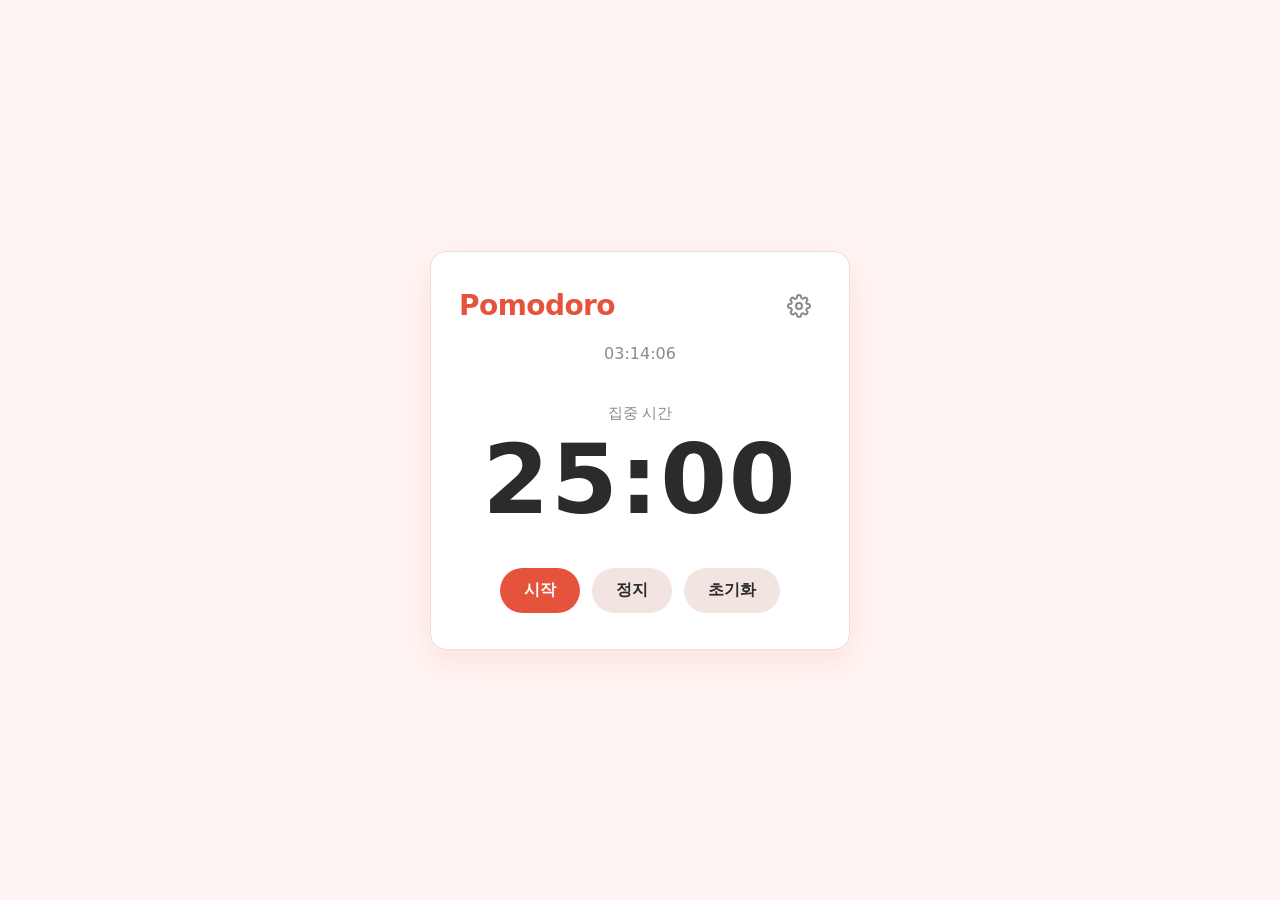
<file: index.html>
<!DOCTYPE html>
<html lang="ko">
<head>
  <meta charset="UTF-8">
  <meta name="viewport" content="width=device-width, initial-scale=1.0">
  <title>Pomodoro</title>
  <link rel="stylesheet" href="index.css">
</head>
<body>
  <main class="app">
    <header class="app__header">
      <h1 class="app__title">Pomodoro</h1>
      <a href="settings.html" class="btn btn--icon" id="settings-btn" aria-label="설정">
        <svg xmlns="http://www.w3.org/2000/svg" viewBox="0 0 24 24" width="24" height="24" fill="none" stroke="currentColor" stroke-width="2" stroke-linecap="round" stroke-linejoin="round" aria-hidden="true">
          <circle cx="12" cy="12" r="3"></circle>
          <path d="M19.4 15a1.65 1.65 0 0 0 .33 1.82l.06.06a2 2 0 0 1-2.83 2.83l-.06-.06a1.65 1.65 0 0 0-1.82-.33 1.65 1.65 0 0 0-1 1.51V21a2 2 0 0 1-4 0v-.09a1.65 1.65 0 0 0-1-1.51 1.65 1.65 0 0 0-1.82.33l-.06.06a2 2 0 0 1-2.83-2.83l.06-.06a1.65 1.65 0 0 0 .33-1.82 1.65 1.65 0 0 0-1.51-1H3a2 2 0 0 1 0-4h.09a1.65 1.65 0 0 0 1.51-1 1.65 1.65 0 0 0-.33-1.82l-.06-.06a2 2 0 0 1 2.83-2.83l.06.06a1.65 1.65 0 0 0 1.82.33H9a1.65 1.65 0 0 0 1-1.51V3a2 2 0 0 1 4 0v.09a1.65 1.65 0 0 0 1 1.51 1.65 1.65 0 0 0 1.82-.33l.06-.06a2 2 0 0 1 2.83 2.83l-.06.06a1.65 1.65 0 0 0-.33 1.82V9a1.65 1.65 0 0 0 1.51 1H21a2 2 0 0 1 0 4h-.09a1.65 1.65 0 0 0-1.51 1z"></path>
        </svg>
      </a>
    </header>

    <p class="clock" id="clock" aria-label="현재 시간" aria-live="off">--:--:--</p>

    <section class="timer" aria-label="타이머">
      <p class="timer__label">집중 시간</p>
      <p class="timer__display" id="time-display" aria-live="polite">25:00</p>
    </section>

    <div class="controls">
      <button type="button" class="btn btn--primary" id="start-btn">시작</button>
      <button type="button" class="btn btn--secondary" id="stop-btn">정지</button>
      <button type="button" class="btn btn--secondary" id="reset-btn">초기화</button>
    </div>
  </main>
  <script src="script.js"></script>
</body>
</html>
</file>
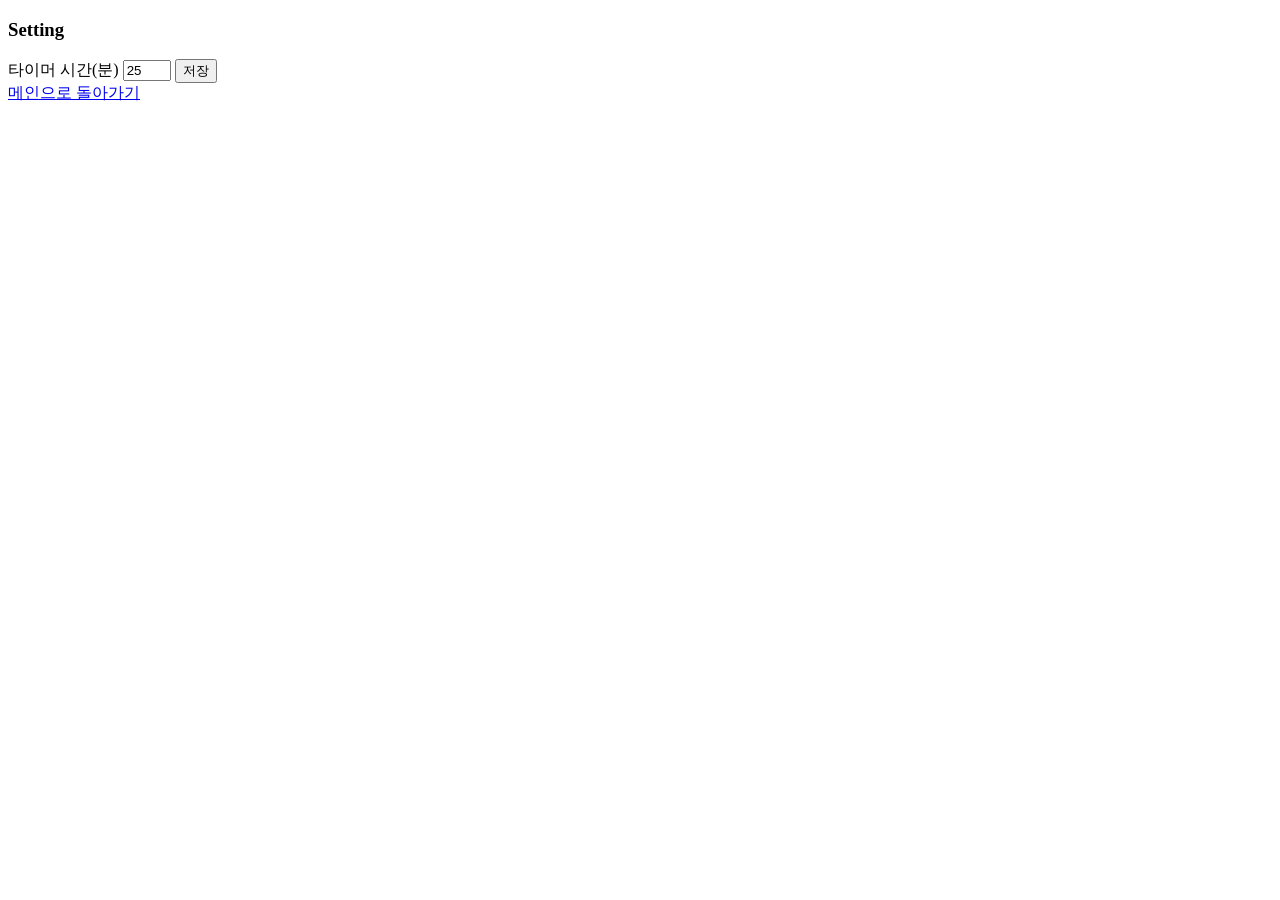
<file: settings.html>
<!DOCTYPE html>
<html lang="ko">
<head>
  <meta charset="UTF-8">
  <meta name="viewport" content="width=device-width, initial-scale=1.0">
  <title>Pomodoro - Setting</title>
  <link rel="stylesheet" href="settings.css">
</head>
<body>
  <main>
    <h3>Setting</h3>

    <div>
      <label for="minutes-input">타이머 시간(분)</label>
      <input type="number" id="minutes-input" name="minutes" min="1" max="60" value="25">
      <button type="button" id="save-btn">저장</button>
    </div>

    <a href="index.html" id="back-btn">메인으로 돌아가기</a>
  </main>
  <script src="settings.js"></script>
</body>
</html>
</file>
<file: index.css>
:root {
  --color-bg: #fff5f3;
  --color-surface: #ffffff;
  --color-text: #2b2b2b;
  --color-muted: #8a8a8a;
  --color-primary: #e5533d;
  --color-primary-hover: #cf4530;
  --color-secondary: #f1e4e1;
  --color-secondary-hover: #e6d3cf;
  --color-border: #f0dcd8;
  --radius: 16px;
  --shadow: 0 12px 32px rgba(229, 83, 61, 0.12);
}

* {
  box-sizing: border-box;
  margin: 0;
  padding: 0;
}

html,
body {
  height: 100%;
}

body {
  font-family: "Segoe UI", "Apple SD Gothic Neo", "Noto Sans KR", system-ui, sans-serif;
  background: var(--color-bg);
  color: var(--color-text);
  display: flex;
  align-items: center;
  justify-content: center;
  padding: 16px;
}

/* 카드 전체 */
.app {
  width: 100%;
  max-width: 420px;
  background: var(--color-surface);
  border: 1px solid var(--color-border);
  border-radius: var(--radius);
  box-shadow: var(--shadow);
  padding: 32px 28px 36px;
  display: flex;
  flex-direction: column;
  gap: 40px;
}

/* 헤더: 제목 + 설정 버튼 */
.app__header {
  display: flex;
  align-items: center;
  justify-content: space-between;
}

.app__title {
  font-size: 1.75rem;
  font-weight: 700;
  letter-spacing: -0.02em;
  color: var(--color-primary);
}

/* 현재 시간 */
.clock {
  text-align: center;
  font-size: 1rem;
  color: var(--color-muted);
  font-variant-numeric: tabular-nums;
  margin-top: -24px; /* 헤더와의 간격을 줄여 헤더에 붙어 보이게 */
}

/* 타이머 */
.timer {
  text-align: center;
}

.timer__label {
  font-size: 0.95rem;
  color: var(--color-muted);
  margin-bottom: 8px;
}

.timer__display {
  font-size: clamp(4rem, 20vw, 6rem);
  font-weight: 700;
  line-height: 1;
  letter-spacing: 0.02em;
  font-variant-numeric: tabular-nums;
}

/* 컨트롤 버튼 영역 */
.controls {
  display: flex;
  justify-content: center;
  gap: 12px;
  flex-wrap: wrap;
}

/* 버튼 공통 */
.btn {
  font: inherit;
  font-size: 1rem;
  font-weight: 600;
  border: none;
  border-radius: 999px;
  padding: 12px 24px;
  cursor: pointer;
  text-decoration: none;
  transition: background-color 0.15s ease, transform 0.1s ease;
}

.btn:active {
  transform: scale(0.97);
}

.btn:focus-visible {
  outline: 3px solid rgba(229, 83, 61, 0.4);
  outline-offset: 2px;
}

.btn--primary {
  background: var(--color-primary);
  color: #fff;
}

.btn--primary:hover {
  background: var(--color-primary-hover);
}

.btn--secondary {
  background: var(--color-secondary);
  color: var(--color-text);
}

.btn--secondary:hover {
  background: var(--color-secondary-hover);
}

.btn--icon {
  width: 44px;
  height: 44px;
  padding: 0;
  display: inline-flex;
  align-items: center;
  justify-content: center;
  background: transparent;
  color: var(--color-muted);
  border-radius: 50%;
}

.btn--icon:hover {
  background: var(--color-secondary);
  color: var(--color-text);
}

/* 작은 화면 */
@media (max-width: 400px) {
  .app {
    padding: 24px 20px 28px;
    gap: 32px;
  }

  .controls {
    flex-direction: column;
  }

  .controls .btn {
    width: 100%;
  }
}
</file>
<file: settings.css>
/* 설정 페이지 스타일 (요청에 따라 최소한만 유지) */
</file>
